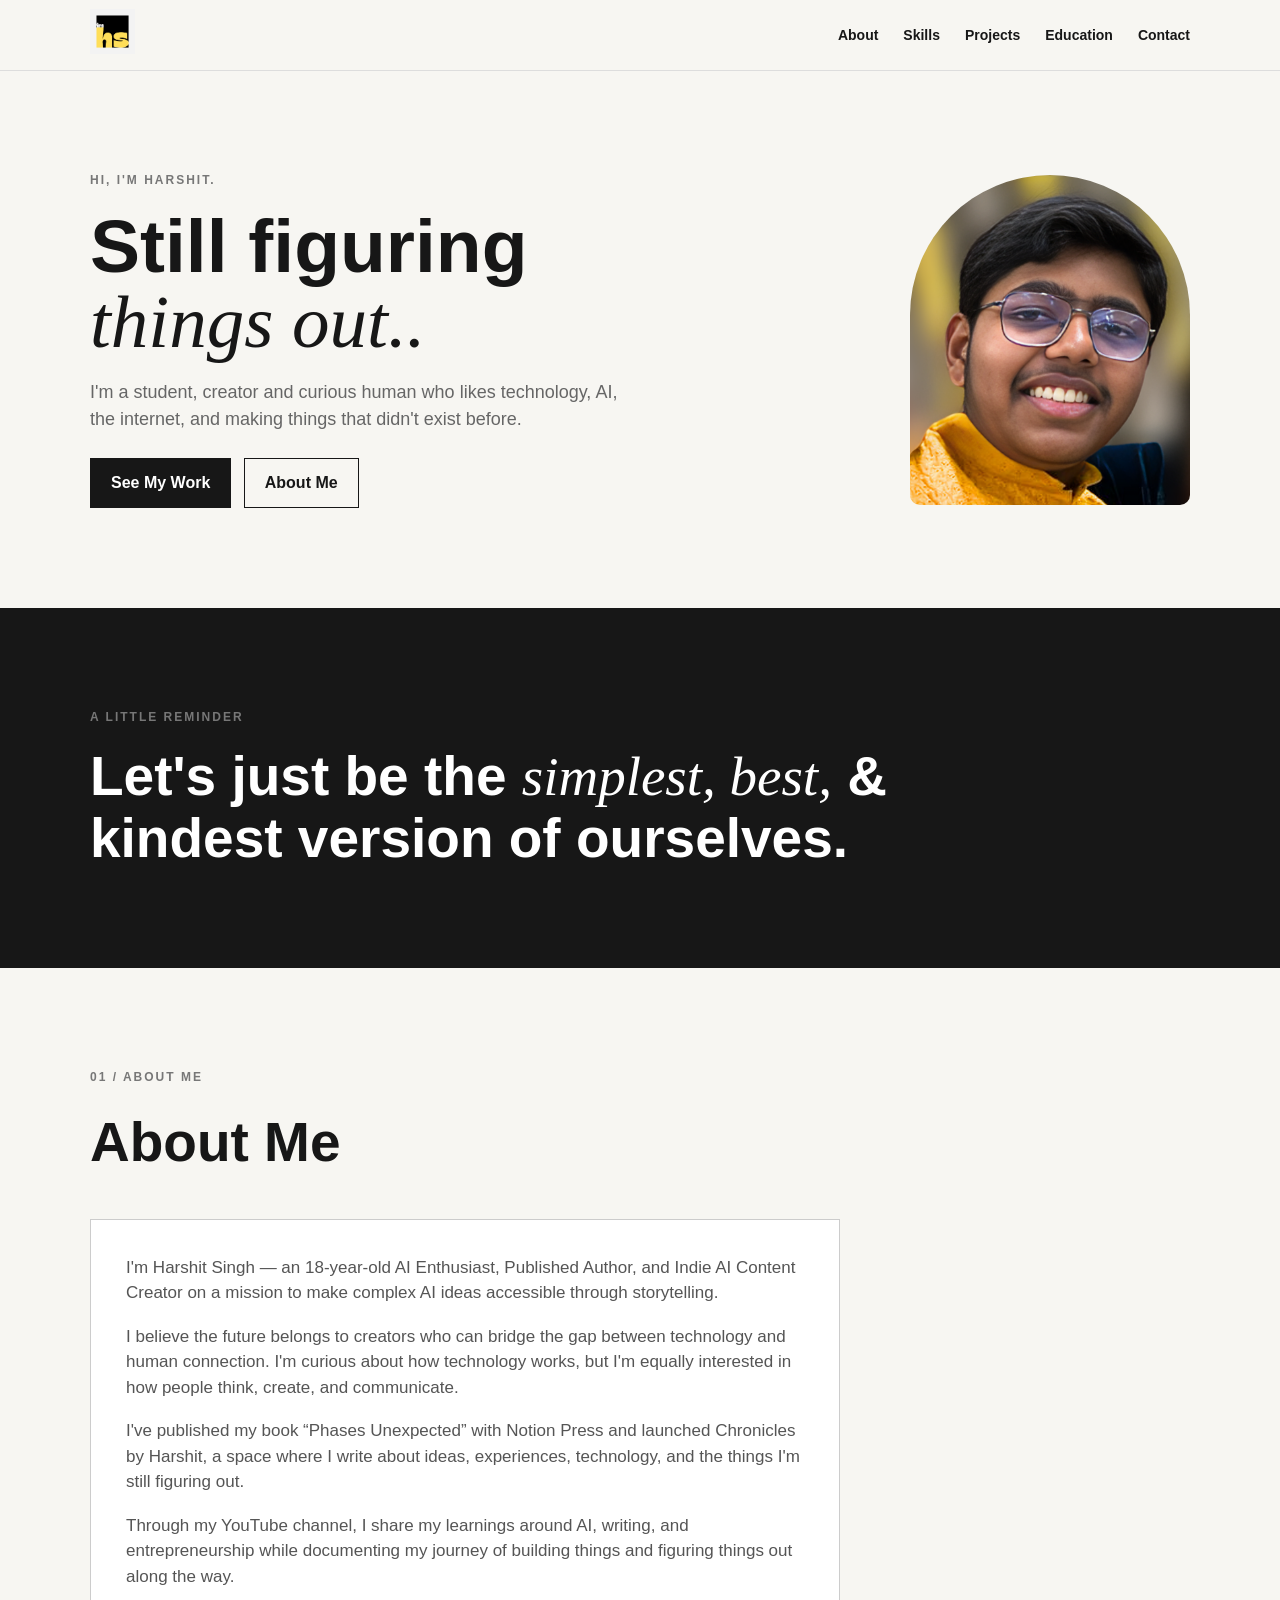
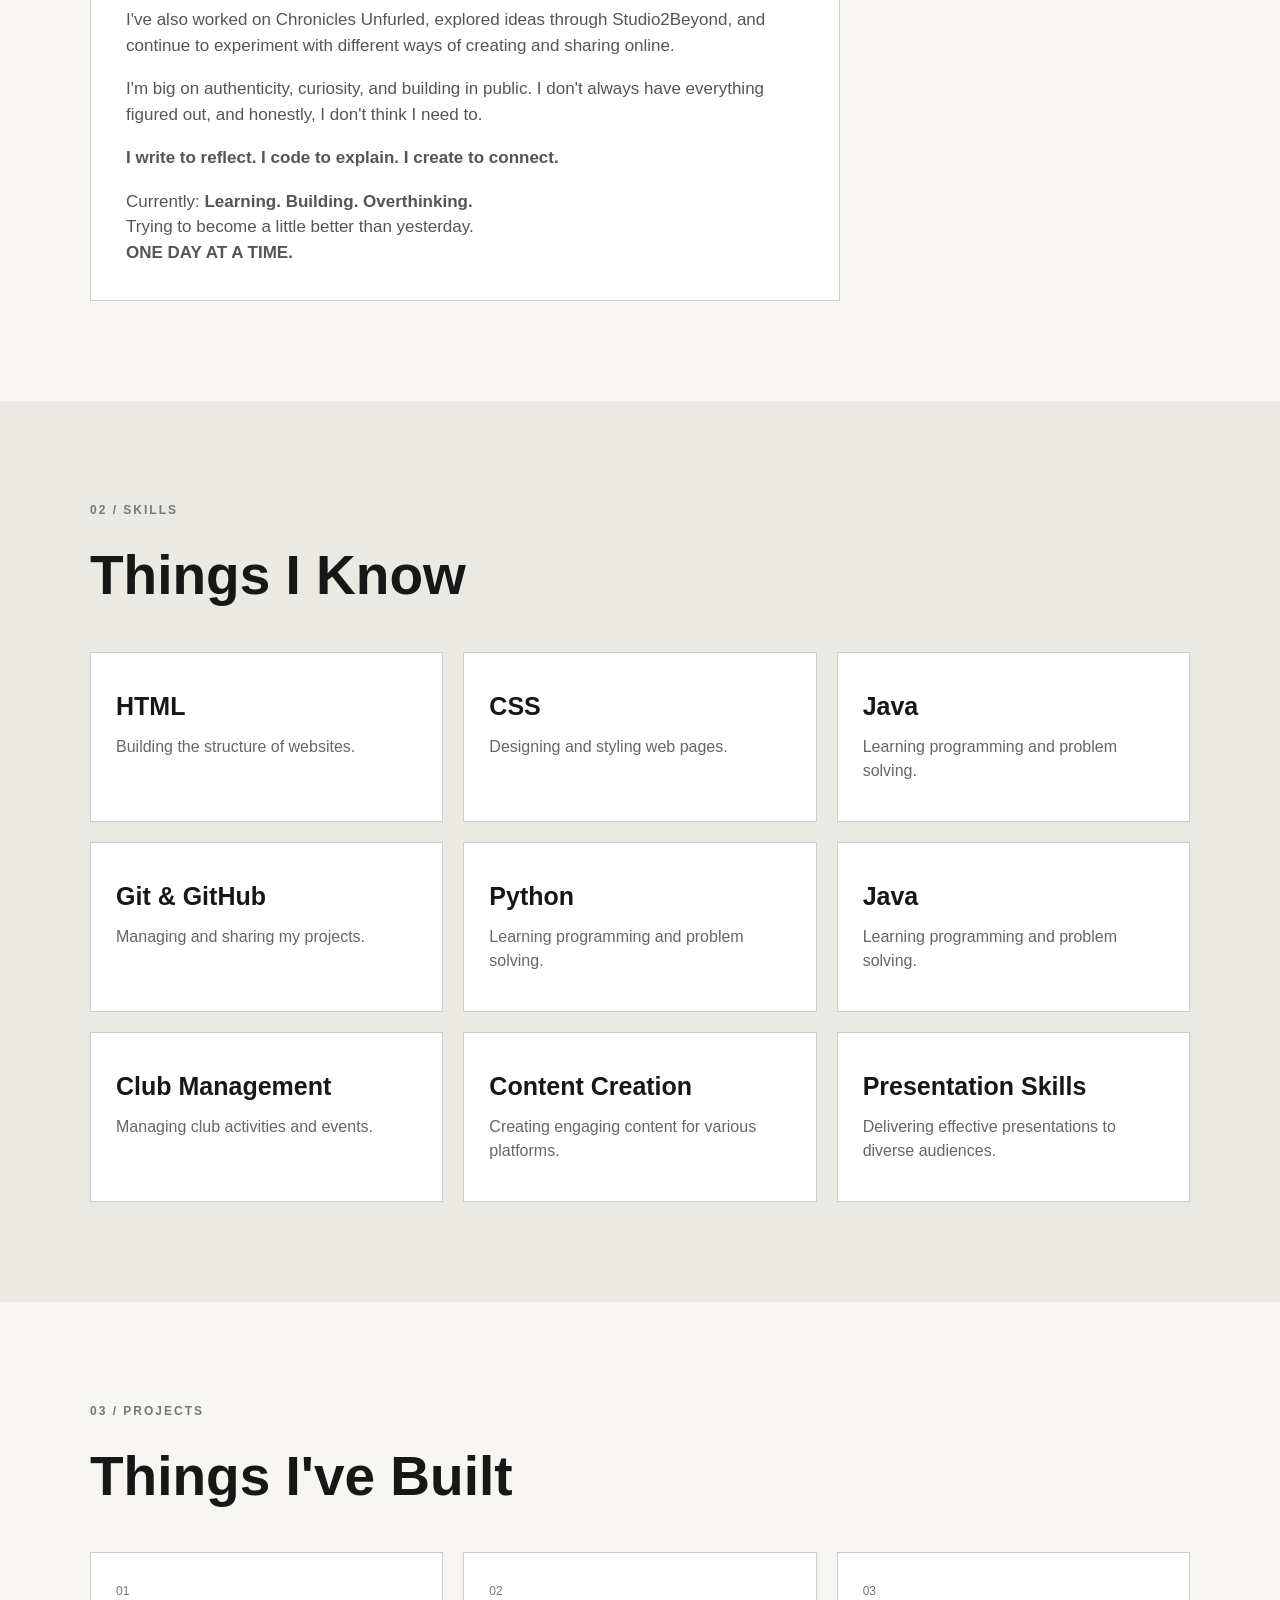
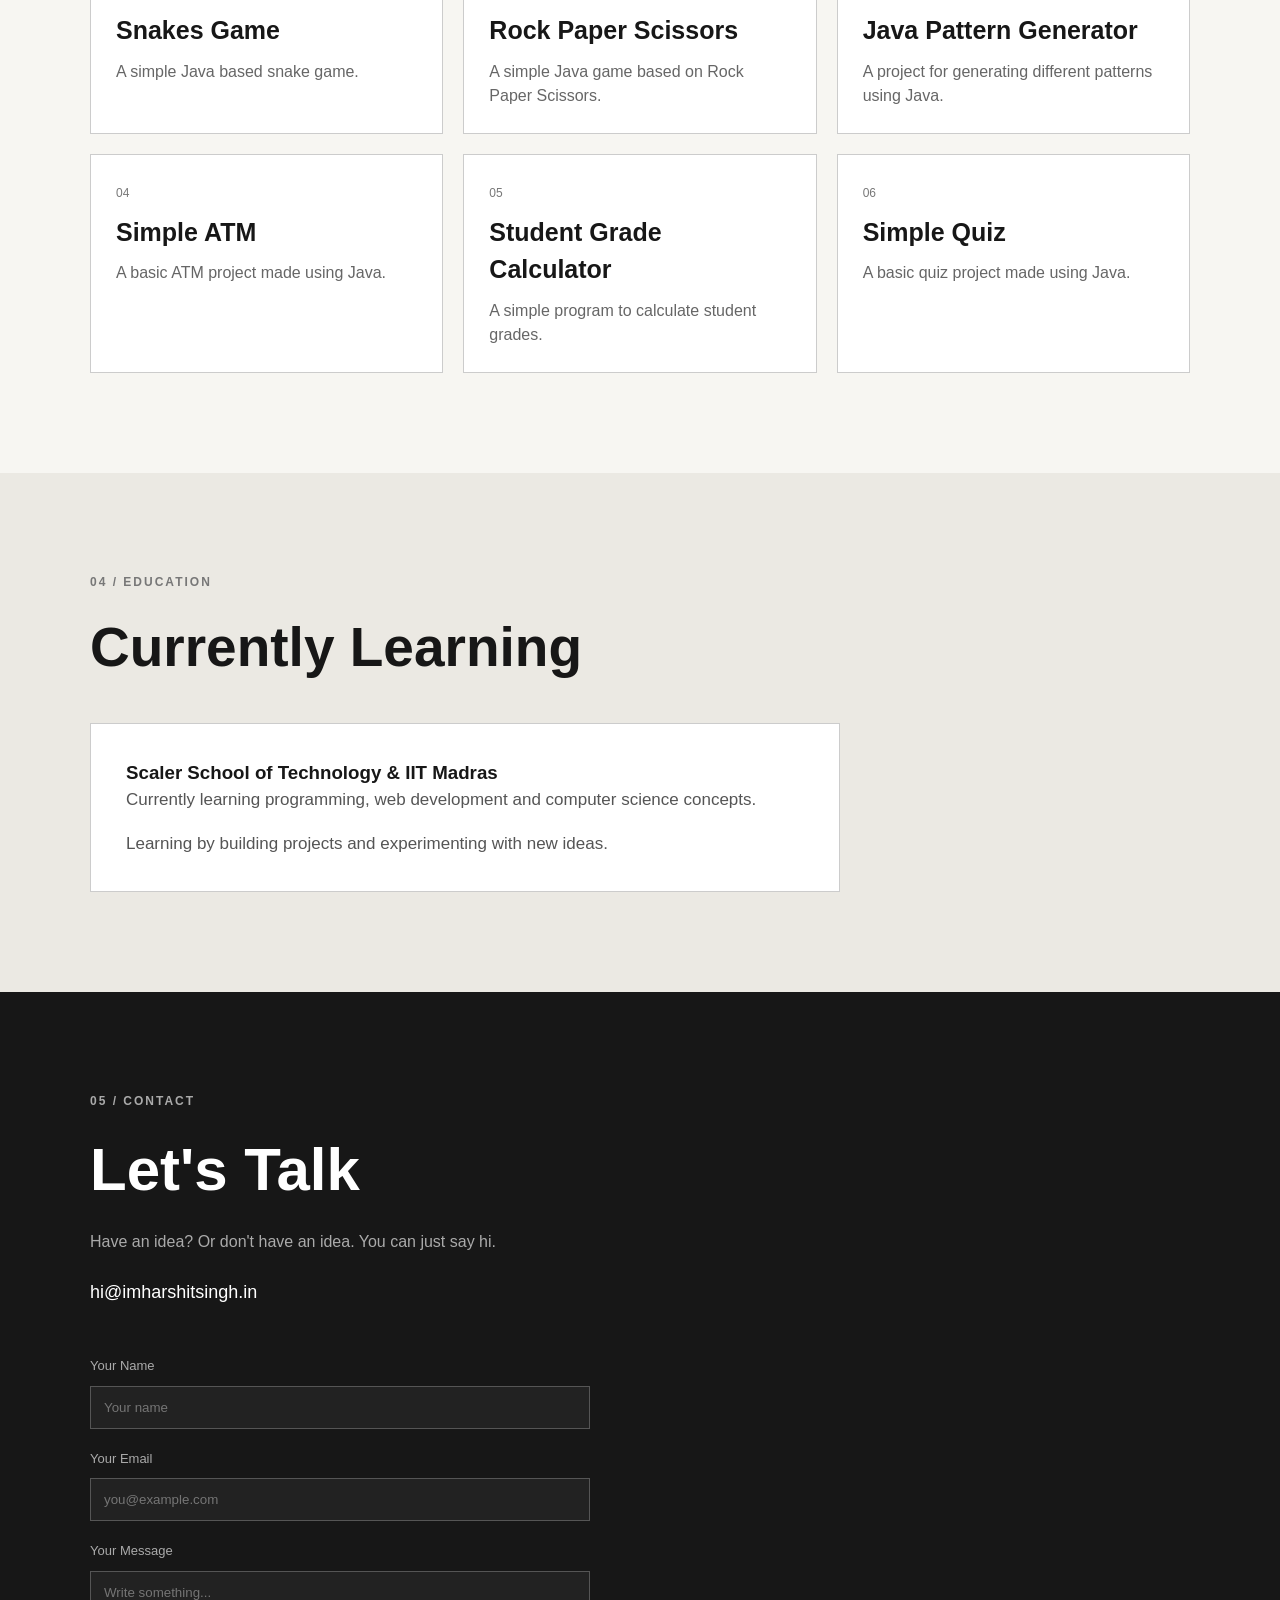
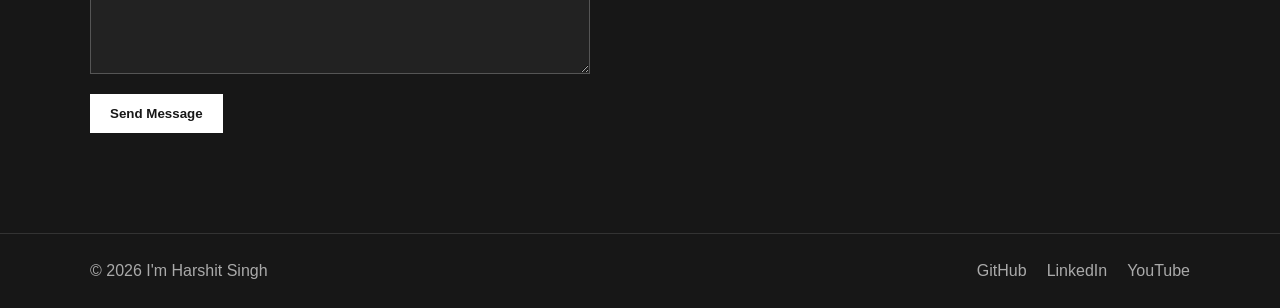
<file: index.html>
<!DOCTYPE html>
<html lang="en">
<head>
    <meta charset="UTF-8">
    <meta name="viewport" content="width=device-width, initial-scale=1.0">
    <title>I'm Harshit Singh | Portfolio</title>
    <link rel="stylesheet" href="style.css">
</head>

<body>

<header>
    <div class="container nav">
        <a href="#home">
            <img src="imhs.png" alt="Harshit Singh" class="logo">
        </a>

        <nav>
            <a href="#about">About</a>
            <a href="#skills">Skills</a>
            <a href="#projects">Projects</a>
            <a href="#education">Education</a>
            <a href="#contact">Contact</a>
        </nav>
    </div>
</header>

<main>

<section id="home" class="hero">
    <div class="container hero-box">

        <div>
            <p class="label">HI, I'M HARSHIT.</p>

            <h1>
                Still figuring
                <br>
                <em>things out..</em>
            </h1>

            <p class="intro">
                I'm a student, creator and curious human who likes
                technology, AI, the internet, and making things that
                didn't exist before.
            </p>

            <a href="#projects" class="button">See My Work</a>
            <a href="#about" class="button light">About Me</a>
        </div>

        <img src="pfp.png" alt="Harshit Singh" class="profile">

    </div>
</section>


<section class="thought">
    <div class="container">
        <p class="label">A LITTLE REMINDER</p>

        <h2>
            Let's just be the
            <em>simplest, best,</em>
            & kindest version of ourselves.
        </h2>
    </div>
</section>


<section id="about" class="section">
    <div class="container">

        <p class="label">01 / ABOUT ME</p>

        <h2>About Me</h2>

        <div class="box">
            <p>
                I'm Harshit Singh — an 18-year-old AI Enthusiast, Published Author, and Indie AI Content Creator
                on a mission to make complex AI ideas accessible through storytelling.
            </p>

            <p>
                I believe the future belongs to creators who can bridge the gap between technology and human connection.
                I'm curious about how technology works, but I'm equally interested in how people think, create, and communicate.
            </p>

            <p>
                I've published my book “Phases Unexpected” with Notion Press and launched Chronicles by Harshit, a space where
                I write about ideas, experiences, technology, and the things I'm still figuring out.
            </p>

            <p>
                Through my YouTube channel, I share my learnings around AI, writing, and entrepreneurship while documenting
                my journey of building things and figuring things out along the way.
            </p>

            <p>
                I've also worked on Chronicles Unfurled, explored ideas through Studio2Beyond, and continue to experiment with
                different ways of creating and sharing online.
            </p>

            <p>
                I'm big on authenticity, curiosity, and building in public. I don't always have everything figured out, and honestly,
                I don't think I need to.
            </p>

            <p>
                <b>I write to reflect.</b>
                <b>I code to explain.</b>
                <b>I create to connect.</b>
            </p>

            <p>
                Currently: <b>Learning. Building. Overthinking.</b>
                <br>
                Trying to become a little better than yesterday.
                <br>
                <b>ONE DAY AT A TIME.</b>
            </p>
        </div>

    </div>
</section>


<section id="skills" class="section grey">
    <div class="container">

        <p class="label">02 / SKILLS</p>

        <h2>Things I Know</h2>

        <div class="cards">

            <div class="card">
                <h3>HTML</h3>
                <p>Building the structure of websites.</p>
            </div>

            <div class="card">
                <h3>CSS</h3>
                <p>Designing and styling web pages.</p>
            </div>

            <div class="card">
                <h3>Java</h3>
                <p>Learning programming and problem solving.</p>
            </div>

            <div class="card">
                <h3>Git & GitHub</h3>
                <p>Managing and sharing my projects.</p>
            </div>

            <div class="card">
                <h3>Python</h3>
                <p>Learning programming and problem solving.</p>
            </div>

            <div class="card">
                <h3>Java</h3>
                <p>Learning programming and problem solving.</p>
            </div>

            <div class="card">
                <h3>Club Management</h3>
                <p>Managing club activities and events.</p>
            </div>

            <div class="card">
                <h3>Content Creation</h3>
                <p>Creating engaging content for various platforms.</p>
            </div>

            <div class="card">
                <h3>Presentation Skills</h3>
                <p>Delivering effective presentations to diverse audiences.</p>
            </div>

        </div>

    </div>
</section>


<section id="projects" class="section">
    <div class="container">

        <p class="label">03 / PROJECTS</p>

        <h2>Things I've Built</h2>

        <div class="cards">

            <a href="https://github.com/devwithharshit/Snakes-Game"
               target="_blank" class="card project">
                <span>01</span>
                <h3>Snakes Game</h3>
                <p>A simple Java based snake game.</p>
            </a>

            <a href="https://github.com/devwithharshit/Rock-Paper-Scissors-Game"
               target="_blank" class="card project">
                <span>02</span>
                <h3>Rock Paper Scissors</h3>
                <p>A simple Java game based on Rock Paper Scissors.</p>
            </a>

            <a href="https://github.com/devwithharshit/java-pattern-generator"
               target="_blank" class="card project">
                <span>03</span>
                <h3>Java Pattern Generator</h3>
                <p>A project for generating different patterns using Java.</p>
            </a>

            <a href="https://github.com/devwithharshit/simple-atm-java"
               target="_blank" class="card project">
                <span>04</span>
                <h3>Simple ATM</h3>
                <p>A basic ATM project made using Java.</p>
            </a>

            <a href="https://github.com/devwithharshit/student-grade-calculator"
               target="_blank" class="card project">
                <span>05</span>
                <h3>Student Grade Calculator</h3>
                <p>A simple program to calculate student grades.</p>
            </a>

            <a href="https://github.com/devwithharshit/simple_quiz"
               target="_blank" class="card project">
                <span>06</span>
                <h3>Simple Quiz</h3>
                <p>A basic quiz project made using Java.</p>
            </a>

        </div>

    </div>
</section>


<section id="education" class="section grey">
    <div class="container">

        <p class="label">04 / EDUCATION</p>

        <h2>Currently Learning</h2>

        <div class="box">
            <h3>Scaler School of Technology & IIT Madras</h3>

            <p>
                Currently learning programming, web development
                and computer science concepts.
            </p>

            <p>
                Learning by building projects and experimenting
                with new ideas.
            </p>
        </div>

    </div>
</section>


<section id="contact" class="contact">
    <div class="container">

        <p class="label">05 / CONTACT</p>

        <h2>Let's Talk</h2>

        <p>
            Have an idea? Or don't have an idea.
            You can just say hi.
        </p>

        <a href="mailto:hi@imharshitsingh.in" class="email">
            hi@imharshitsingh.in
        </a>

        <form action="mailto:hi@imharshitsingh.in" method="post" enctype="text/plain">

            <label for="name">Your Name</label>
            <input type="text" id="name" name="name" placeholder="Your name">

            <label for="email">Your Email</label>
            <input type="email" id="email" name="email" placeholder="you@example.com">

            <label for="message">Your Message</label>
            <textarea id="message" name="message" rows="5" placeholder="Write something..."></textarea>

            <button type="submit">Send Message</button>

        </form>

    </div>
</section>

</main>


<footer>
    <div class="container footer">

        <p>© 2026 I'm Harshit Singh</p>

        <div>
            <a href="https://github.com/devwithharshit" target="_blank">GitHub</a>
            <a href="https://www.linkedin.com/in/imharshitsinghi" target="_blank">LinkedIn</a>
            <a href="https://www.youtube.com/@Im_Harshit_Singh" target="_blank">YouTube</a>
        </div>

    </div>
</footer>

</body>
</html>
</file>
<file: style.css>
* {
    margin: 0;
    padding: 0;
    box-sizing: border-box;
}

html {
    scroll-behavior: smooth;
}

body {
    background: #f7f6f2;
    color: #171717;
    font-family: Arial, sans-serif;
    line-height: 1.5;
}

a {
    color: inherit;
    text-decoration: none;
}

.container {
    width: 90%;
    max-width: 1100px;
    margin: auto;
}

.label {
    color: #777;
    font-size: 12px;
    font-weight: bold;
    letter-spacing: 2px;
}

header {
    background: #f7f6f2;
    border-bottom: 1px solid #ddd;
    position: sticky;
    top: 0;
}

.nav {
    height: 70px;
    display: flex;
    justify-content: space-between;
    align-items: center;
}

.logo {
    width: 45px;
}

nav {
    display: flex;
    gap: 25px;
}

nav a {
    font-size: 14px;
    font-weight: bold;
}

nav a:hover {
    text-decoration: underline;
}

.hero {
    padding: 100px 0;
}

.hero-box {
    display: flex;
    justify-content: space-between;
    align-items: center;
    gap: 60px;
}

.hero h1 {
    margin: 20px 0;
    font-size: 75px;
    line-height: 1;
    animation: appear 1s ease;
}

em {
    font-family: Georgia, serif;
    font-weight: normal;
}

.intro {
    max-width: 550px;
    color: #666;
    font-size: 18px;
    margin-bottom: 25px;
}

.profile {
    width: 280px;
    height: 330px;
    object-fit: cover;
    border-radius: 140px 140px 10px 10px;
}

.button {
    display: inline-block;
    padding: 12px 20px;
    margin-right: 8px;
    border: 1px solid #171717;
    background: #171717;
    color: white;
    font-weight: bold;
}

.button.light {
    background: transparent;
    color: #171717;
}

.button:hover {
    background: #777;
    color: white;
}

.thought {
    padding: 100px 0;
    background: #171717;
    color: white;
}

.thought h2 {
    max-width: 900px;
    margin-top: 20px;
    font-size: 55px;
    line-height: 1.1;
}

.section {
    padding: 100px 0;
}

.section h2 {
    margin: 15px 0 35px;
    font-size: 55px;
}

.grey {
    background: #ebe9e3;
}

.box {
    max-width: 750px;
    padding: 35px;
    border: 1px solid #ccc;
    background: white;
}

.box p {
    margin-bottom: 18px;
    color: #555;
    font-size: 17px;
}

.box p:last-child {
    margin-bottom: 0;
}

.cards {
    display: grid;
    grid-template-columns: repeat(3, 1fr);
    gap: 20px;
}

.card {
    width: 100%;
    min-height: 170px;
    padding: 25px;
    border: 1px solid #ccc;
    background: white;
    transition: 0.3s;
}

.card h3 {
    margin: 10px 0;
    font-size: 25px;
}

.card p {
    color: #666;
}

.card:hover {
    background: #171717;
    color: white;
}

.card:hover p {
    color: #aaa;
}

.project span {
    color: #777;
    font-size: 12px;
}

.project:hover span {
    color: #aaa;
}

.contact {
    padding: 100px 0;
    background: #171717;
    color: white;
}

.contact h2 {
    margin: 15px 0;
    font-size: 60px;
}

.contact > .container > p {
    color: #aaa;
    max-width: 500px;
}

.email {
    display: inline-block;
    margin: 25px 0 40px;
    font-size: 18px;
}

.email:hover {
    text-decoration: underline;
}

form {
    width: 500px;
    display: flex;
    flex-direction: column;
    gap: 10px;
}

form label {
    margin-top: 10px;
    color: #aaa;
    font-size: 13px;
}

input,
textarea {
    width: 100%;
    padding: 13px;
    border: 1px solid #555;
    background: #222;
    color: white;
    font-family: inherit;
}

textarea {
    resize: vertical;
}

button {
    width: fit-content;
    padding: 12px 20px;
    margin-top: 10px;
    border: none;
    background: white;
    color: #171717;
    font-weight: bold;
    cursor: pointer;
}

button:hover {
    background: #aaa;
}

footer {
    padding: 25px 0;
    background: #171717;
    border-top: 1px solid #333;
    color: #aaa;
}

.footer {
    display: flex;
    justify-content: space-between;
}

.footer div {
    display: flex;
    gap: 20px;
}

.footer a:hover {
    color: white;
    text-decoration: underline;
}

@keyframes appear {
    from {
        opacity: 0;
    }

    to {
        opacity: 1;
    }
}
</file>
